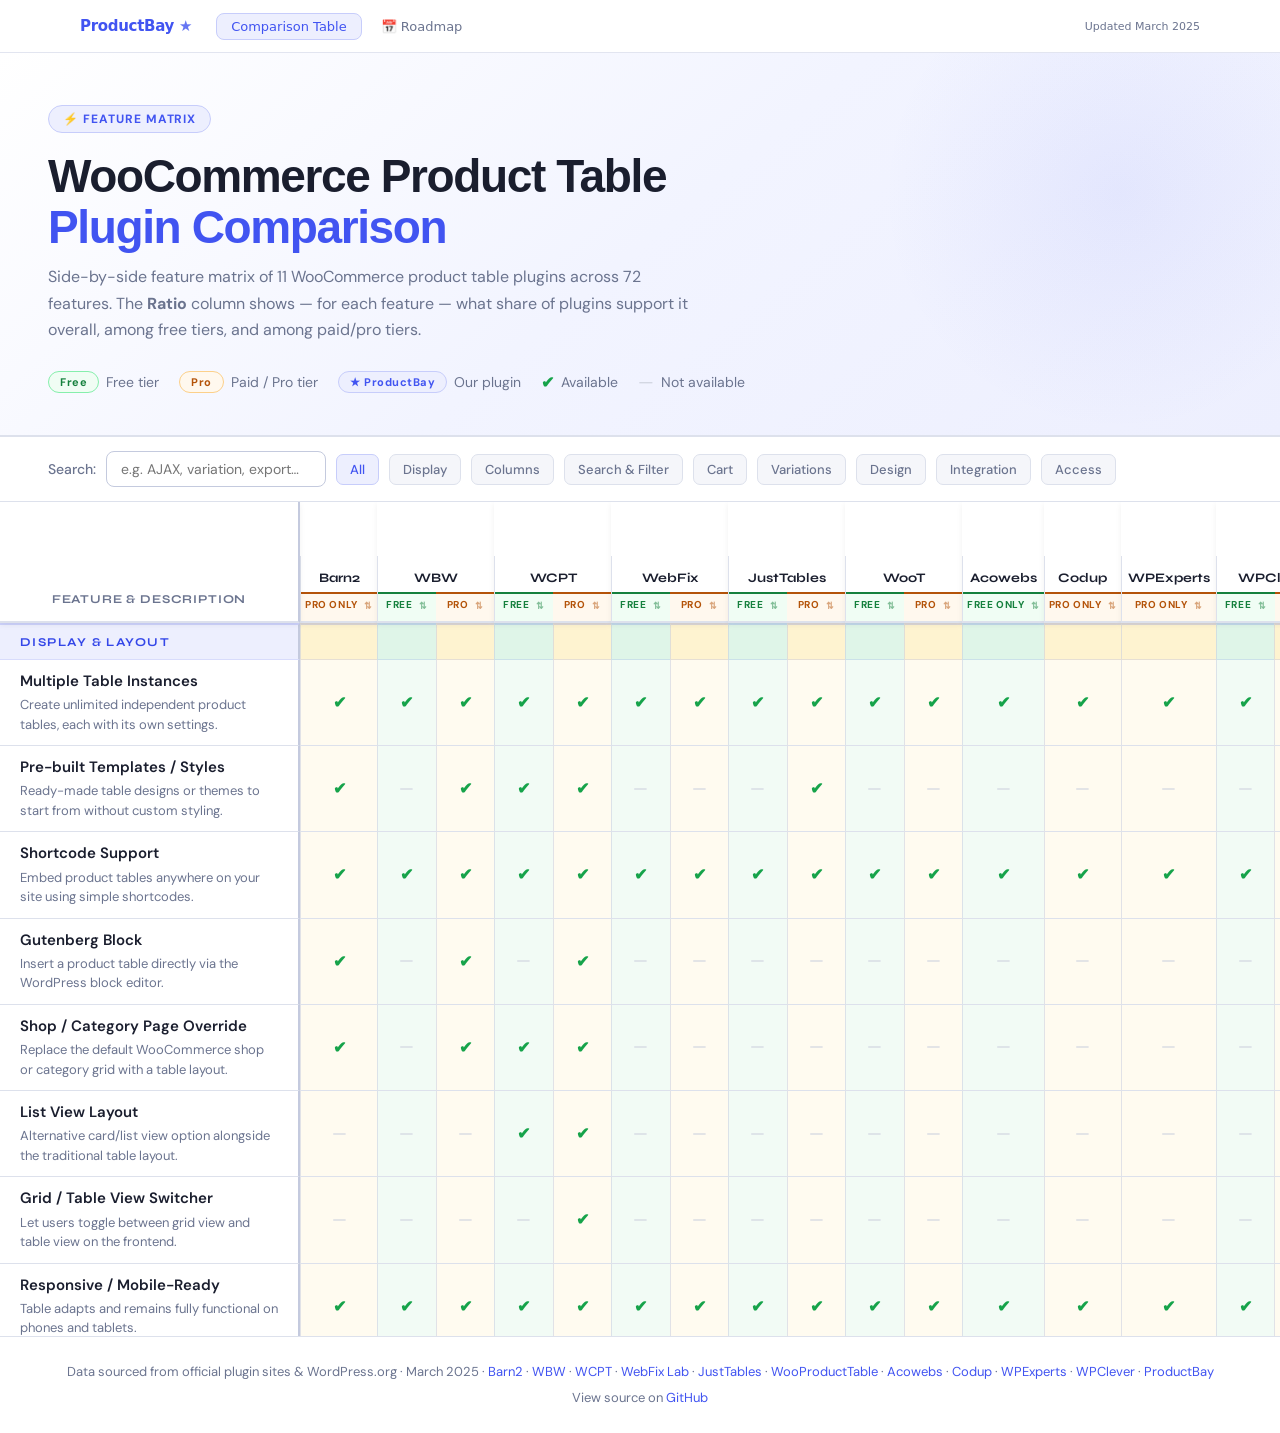
<file: index.html>
<!DOCTYPE html>
<html lang="en">
<head>
  <meta charset="UTF-8">
  <meta name="viewport" content="width=device-width, initial-scale=1.0">
  <title>WooCommerce Product Table Plugin Comparison</title>
  <link href="https://fonts.googleapis.com/css2?family=Syne:wght@400;600;700;800&family=DM+Sans:ital,opsz,wght@0,9..40,300;0,9..40,400;0,9..40,500;1,9..40,300&display=swap" rel="stylesheet">
  <link rel="stylesheet" href="styles.css">
</head>
<body>
<script src="nav.js"></script>

<!-- ── HERO ─────────────────────────────────────────────────────────────── -->
<div class="hero">
  <div class="hero-badge">⚡ Feature Matrix</div>
  <h1>WooCommerce Product Table<br><span>Plugin Comparison</span></h1>
  <p>
    Side-by-side feature matrix of 11 WooCommerce product table plugins across 72 features.
    The <strong>Ratio</strong> column shows — for each feature — what share of plugins support
    it overall, among free tiers, and among paid/pro tiers.
  </p>
  <div class="hero-meta">
    <div class="legend-item"><span class="pill free">Free</span> Free tier</div>
    <div class="legend-item"><span class="pill pro">Pro</span> Paid / Pro tier</div>
    <div class="legend-item"><span class="pill ours">★ ProductBay</span> Our plugin</div>
    <div class="legend-item"><span class="leg-check">✔</span> Available</div>
    <div class="legend-item"><span class="leg-dash">—</span> Not available</div>
  </div>
</div>

<!-- ── CONTROLS ──────────────────────────────────────────────────────────── -->
<div class="controls">
  <label>Search:</label>
  <input type="text" class="search-input" id="featureSearch" placeholder="e.g. AJAX, variation, export…">
  <button class="filter-btn active" data-filter="all">All</button>
  <button class="filter-btn" data-filter="Display &amp; Layout">Display</button>
  <button class="filter-btn" data-filter="Columns">Columns</button>
  <button class="filter-btn" data-filter="Search &amp; Filter">Search &amp; Filter</button>
  <button class="filter-btn" data-filter="Cart">Cart</button>
  <button class="filter-btn" data-filter="Variations">Variations</button>
  <button class="filter-btn" data-filter="Design">Design</button>
  <button class="filter-btn" data-filter="Integration">Integration</button>
  <button class="filter-btn" data-filter="Access">Access</button>
</div>

<!-- ── TABLE ─────────────────────────────────────────────────────────────── -->
<div class="table-wrapper">
  <table id="compTable">
    <thead>
      <tr>
        <!-- Sticky feature + description column -->
        <th class="col-feat">Feature &amp; Description</th>

        <!-- Barn2 — PRO only (col 0) -->
        <th colspan="1">
          <div class="plugin-hdr">
            <div class="plugin-name">Barn2</div>
            <div class="tier-strip">
              <span class="tier-cell proonly" data-sort-ci="0" style="width:100%">PRO only <span class="sort-icon">⇅</span></span>
            </div>
          </div>
        </th>

        <!-- WBW — Free (col 1) + Pro (col 2) -->
        <th colspan="2">
          <div class="plugin-hdr">
            <div class="plugin-name">WBW</div>
            <div class="tier-strip">
              <span class="tier-cell free"   data-sort-ci="1">Free <span class="sort-icon">⇅</span></span>
              <span class="tier-cell pro"    data-sort-ci="2">Pro  <span class="sort-icon">⇅</span></span>
            </div>
          </div>
        </th>

        <!-- WCPT — Free (col 3) + Pro (col 4) -->
        <th colspan="2">
          <div class="plugin-hdr">
            <div class="plugin-name">WCPT</div>
            <div class="tier-strip">
              <span class="tier-cell free"   data-sort-ci="3">Free <span class="sort-icon">⇅</span></span>
              <span class="tier-cell pro"    data-sort-ci="4">Pro  <span class="sort-icon">⇅</span></span>
            </div>
          </div>
        </th>

        <!-- WebFix — Free (col 5) + Pro (col 6) -->
        <th colspan="2">
          <div class="plugin-hdr">
            <div class="plugin-name">WebFix</div>
            <div class="tier-strip">
              <span class="tier-cell free"   data-sort-ci="5">Free <span class="sort-icon">⇅</span></span>
              <span class="tier-cell pro"    data-sort-ci="6">Pro  <span class="sort-icon">⇅</span></span>
            </div>
          </div>
        </th>

        <!-- JustTables — Free (col 7) + Pro (col 8) -->
        <th colspan="2">
          <div class="plugin-hdr">
            <div class="plugin-name">JustTables</div>
            <div class="tier-strip">
              <span class="tier-cell free"   data-sort-ci="7">Free <span class="sort-icon">⇅</span></span>
              <span class="tier-cell pro"    data-sort-ci="8">Pro  <span class="sort-icon">⇅</span></span>
            </div>
          </div>
        </th>

        <!-- WooT — Free (col 9) + Pro (col 10) -->
        <th colspan="2">
          <div class="plugin-hdr">
            <div class="plugin-name">WooT</div>
            <div class="tier-strip">
              <span class="tier-cell free"   data-sort-ci="9">Free  <span class="sort-icon">⇅</span></span>
              <span class="tier-cell pro"    data-sort-ci="10">Pro  <span class="sort-icon">⇅</span></span>
            </div>
          </div>
        </th>

        <!-- Acowebs — Free only (col 11) -->
        <th colspan="1">
          <div class="plugin-hdr">
            <div class="plugin-name">Acowebs</div>
            <div class="tier-strip">
              <span class="tier-cell freeonly" data-sort-ci="11" style="width:100%">Free only <span class="sort-icon">⇅</span></span>
            </div>
          </div>
        </th>

        <!-- Codup — PRO only (col 12) -->
        <th colspan="1">
          <div class="plugin-hdr">
            <div class="plugin-name">Codup</div>
            <div class="tier-strip">
              <span class="tier-cell proonly" data-sort-ci="12" style="width:100%">PRO only <span class="sort-icon">⇅</span></span>
            </div>
          </div>
        </th>

        <!-- WPExperts — PRO only (col 13) -->
        <th colspan="1">
          <div class="plugin-hdr">
            <div class="plugin-name">WPExperts</div>
            <div class="tier-strip">
              <span class="tier-cell proonly" data-sort-ci="13" style="width:100%">PRO only <span class="sort-icon">⇅</span></span>
            </div>
          </div>
        </th>

        <!-- WPClever — Free (col 14) + Pro (col 15) -->
        <th colspan="2">
          <div class="plugin-hdr">
            <div class="plugin-name">WPClever</div>
            <div class="tier-strip">
              <span class="tier-cell free"   data-sort-ci="14">Free <span class="sort-icon">⇅</span></span>
              <span class="tier-cell pro"    data-sort-ci="15">Pro  <span class="sort-icon">⇅</span></span>
            </div>
          </div>
        </th>

        <!-- ProductBay ★ — Free only (col 16) — OUR PLUGIN -->
        <th colspan="1" class="our-hdr">
          <div class="plugin-hdr">
            <div class="plugin-name">ProductBay ★</div>
            <div class="tier-strip">
              <span class="tier-cell ours" data-sort-ci="16" style="width:100%">Free <span class="sort-icon">⇅</span></span>
            </div>
          </div>
        </th>

        <!-- Support Ratio column -->
        <th class="ratio-th">
          <div class="ratio-th-inner">
            <div class="ratio-th-title">Support Ratio</div>
            <div class="ratio-th-sub">How many plugins support this feature</div>
            <div class="ratio-th-legend">
              <div class="rlp all"><span class="dot all"></span>All</div>
              <div class="rlp free"><span class="dot free"></span>Free</div>
              <div class="rlp pro"><span class="dot pro"></span>Pro</div>
            </div>
          </div>
          <div class="ratio-th-tiers">
            <div class="rtt all">All</div>
            <div class="rtt free">Free</div>
            <div class="rtt pro">Pro</div>
          </div>
        </th>
      </tr>
    </thead>
    <tbody id="tbody"></tbody>
  </table>
</div>

<!-- ── FOOTER ─────────────────────────────────────────────────────────────── -->
<div class="footer">
  Data sourced from official plugin sites &amp; WordPress.org · March 2025 ·
  <a href="https://barn2.com/wordpress-plugins/woocommerce-product-table/" target="_blank">Barn2</a> ·
  <a href="https://woobewoo.com/product-table-for-woocommerce-2/" target="_blank">WBW</a> ·
  <a href="https://wcproducttable.com/" target="_blank">WCPT</a> ·
  <a href="https://wordpress.org/plugins/multiple-products-to-cart-for-woocommerce/" target="_blank">WebFix Lab</a> ·
  <a href="https://wordpress.org/plugins/just-tables/" target="_blank">JustTables</a> ·
  <a href="https://wooproducttable.com/" target="_blank">WooProductTable</a> ·
  <a href="https://wordpress.org/plugins/product-table-for-woocommerce/" target="_blank">Acowebs</a> ·
  <a href="https://woocommerce.com/products/product-tables-for-woocommerce/" target="_blank">Codup</a> ·
  <a href="https://woocommerce.com/products/bulk-order-form-for-woocommerce/" target="_blank">WPExperts</a> ·
  <a href="https://wordpress.org/plugins/wpc-product-table/" target="_blank">WPClever</a> ·
  <a href="https://wordpress.org/plugins/productbay/" target="_blank">ProductBay</a>

  <p>View source on <a href="https://github.com/forhadkhan/ptpfc" target="_blank">GitHub</a></p>
</div>

<!-- data.js must load before main.js -->
<script src="data.js"></script>
<script src="main.js"></script>
</body>
</html>
</file>
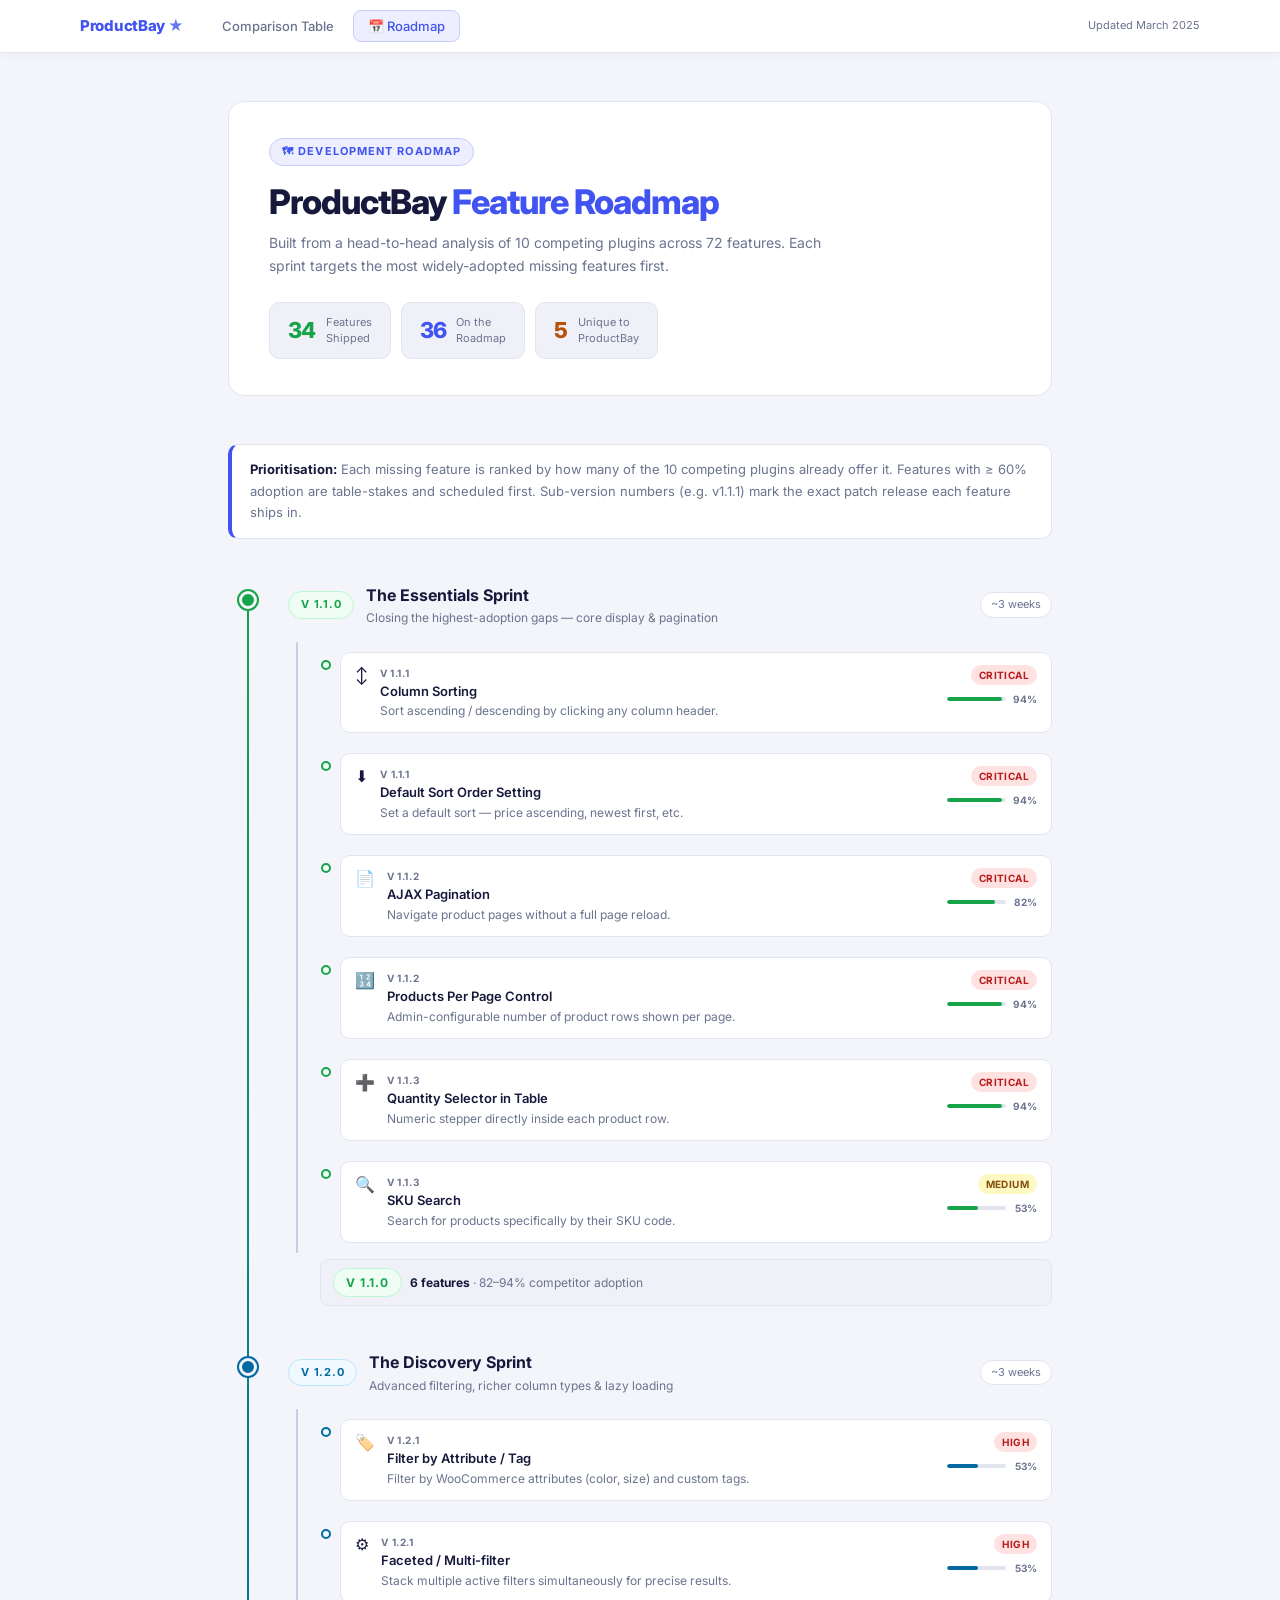
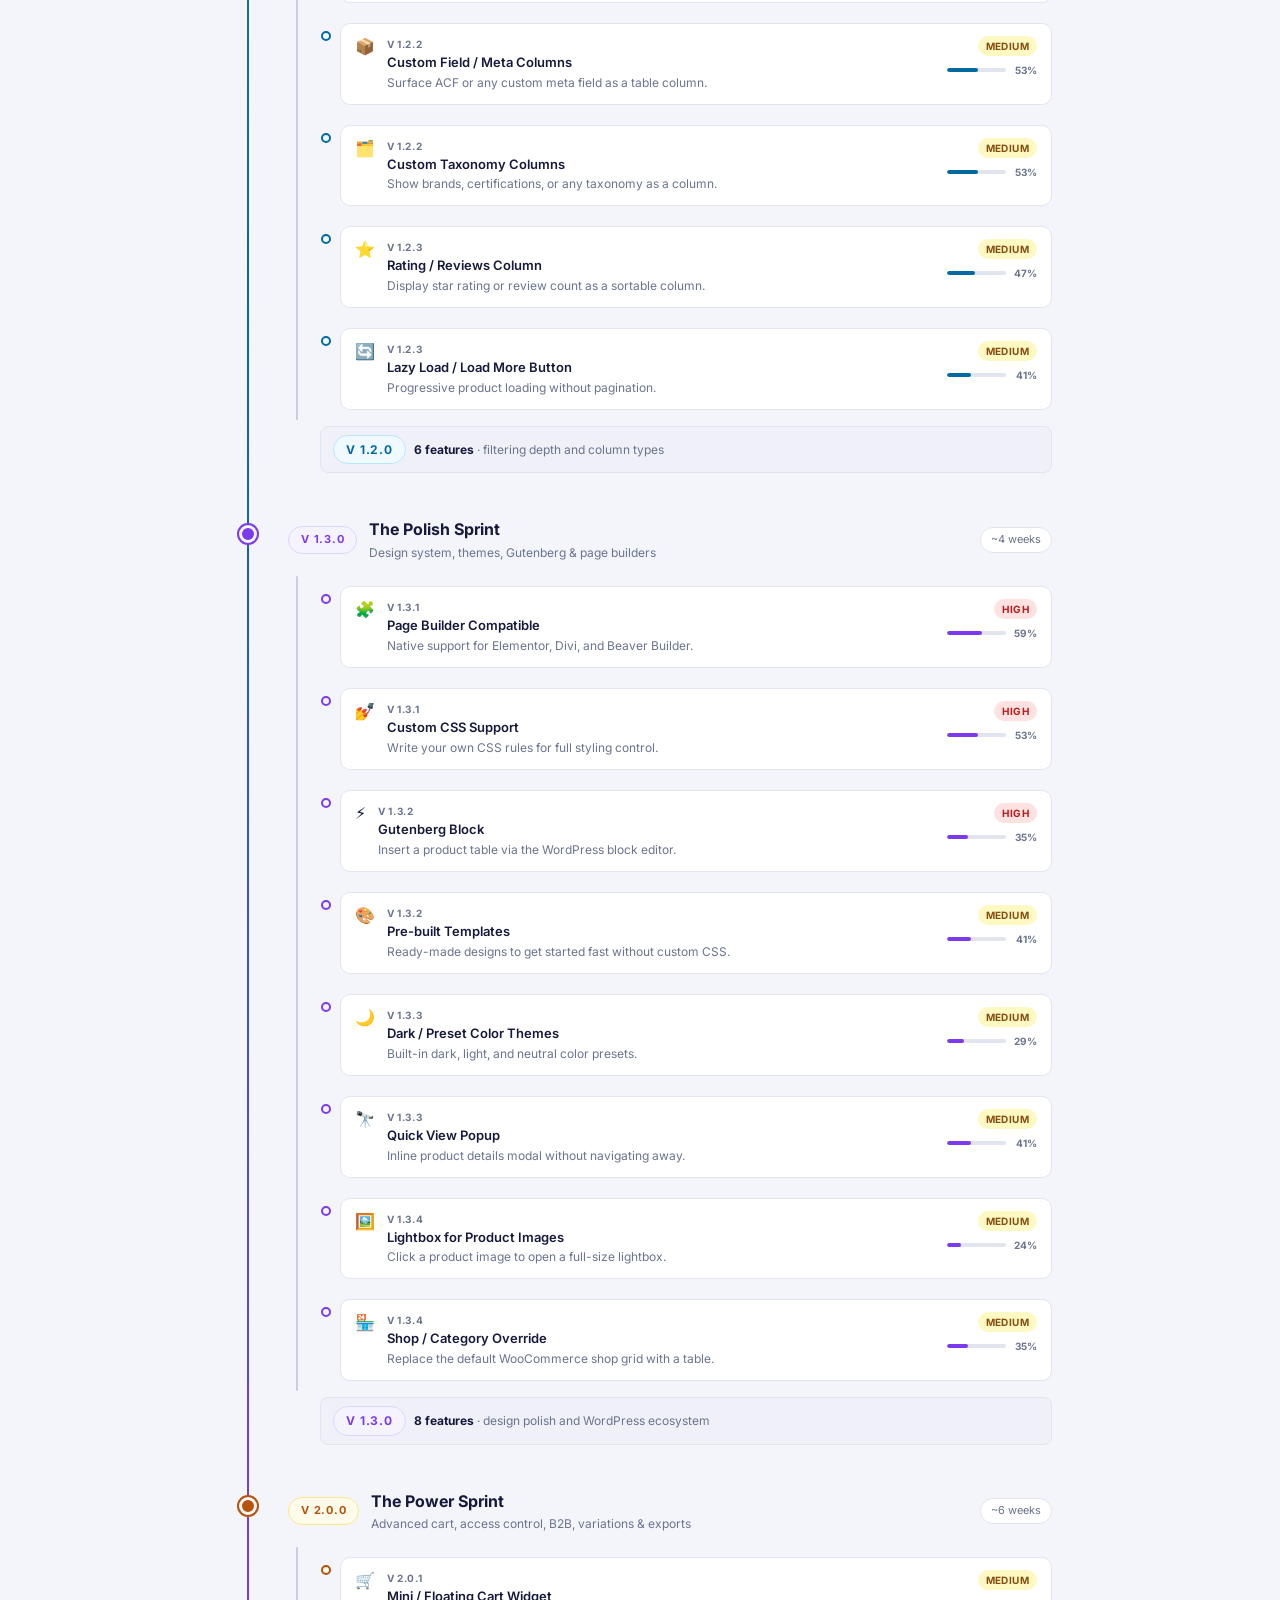
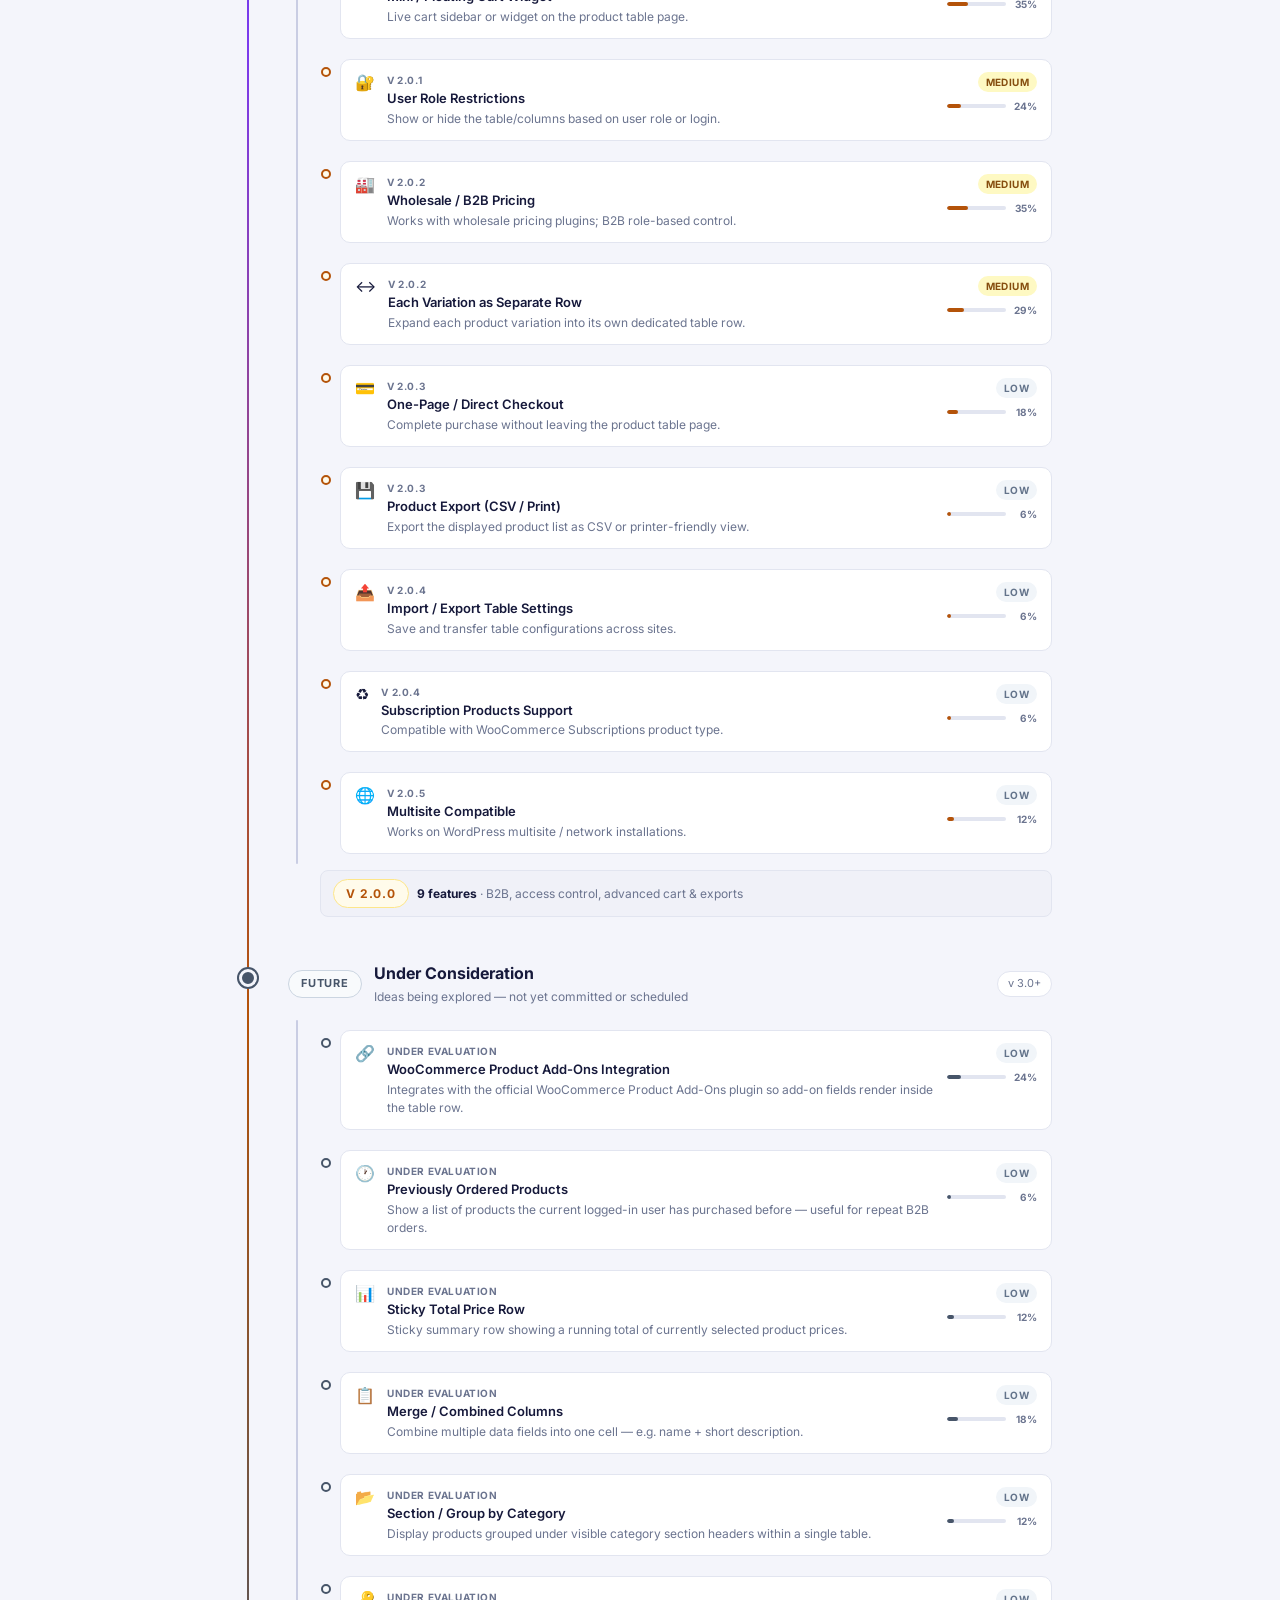
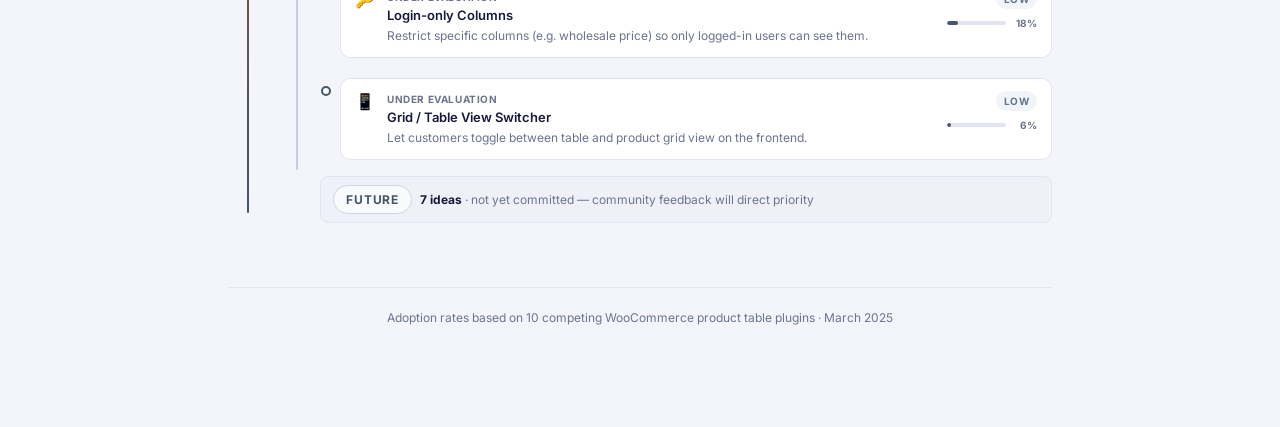
<file: roadmap.html>
<!DOCTYPE html>
<html lang="en">
<head>
  <meta charset="UTF-8">
  <meta name="viewport" content="width=device-width, initial-scale=1.0">
  <title>ProductBay — Development Roadmap</title>
  <link href="https://fonts.googleapis.com/css2?family=Inter:wght@300;400;500;600;700;800&display=swap" rel="stylesheet">
  <style>
    /* ── TOKENS ────────────────────────────────────────────────────── */
    :root {
      --bg:         #f4f5fb;
      --surface:    #ffffff;
      --surface2:   #f0f1f8;
      --border:     #e2e5f0;
      --border2:    #c9cde3;
      --text:       #16193b;
      --muted:      #6b748f;
      --accent:     #4154f1;
      --accent-bg:  #edeffe;
      --accent-mid: #c7cdfb;

      --v1: #16a34a; --v1-bg: #f0fdf4; --v1-border: #bbf7d0;
      --v2: #0369a1; --v2-bg: #f0f9ff; --v2-border: #bae6fd;
      --v3: #7c3aed; --v3-bg: #f5f3ff; --v3-border: #ddd6fe;
      --v4: #b45309; --v4-bg: #fffbeb; --v4-border: #fde68a;
      --vf: #475569; --vf-bg: #f8fafc; --vf-border: #cbd5e1;

      --f: 'Inter', system-ui, -apple-system, sans-serif;

      /* timeline geometry */
      --tl-pad: 60px;   /* left padding of whole timeline */
      --tl-x:   20px;   /* center x of the main rule (from left edge) */
      --sub-x:  42px;   /* center x of sub-dot (absolute, from timeline left) */
    }

    *, *::before, *::after { box-sizing: border-box; margin: 0; padding: 0; }

    body {
      font-family: var(--f);
      background: var(--bg);
      color: var(--text);
      font-size: 14px;
      line-height: 1.6;
    }

    /* ── PAGE ──────────────────────────────────────────────────────── */
    .page { max-width: 880px; margin: 0 auto; padding: 48px 28px 100px; }

    /* ── HERO ──────────────────────────────────────────────────────── */
    .hero {
      background: var(--surface);
      border: 1px solid var(--border);
      border-radius: 16px;
      padding: 36px 40px;
      margin-bottom: 48px;
    }
    .hero-eyebrow {
      display: inline-flex; align-items: center; gap: 6px;
      font-size: 11px; font-weight: 700; letter-spacing: .1em;
      text-transform: uppercase; color: var(--accent);
      background: var(--accent-bg); border: 1px solid var(--accent-mid);
      padding: 4px 12px; border-radius: 100px; margin-bottom: 16px;
    }
    .hero h1 {
      font-size: clamp(22px, 4vw, 34px); font-weight: 800;
      letter-spacing: -.03em; color: var(--text);
      margin-bottom: 10px; line-height: 1.15;
    }
    .hero h1 em { font-style: normal; color: var(--accent); }
    .hero p {
      color: var(--muted); font-size: 14px;
      max-width: 560px; line-height: 1.7; margin-bottom: 24px;
    }
    .stats { display: flex; flex-wrap: wrap; gap: 10px; }
    .stat {
      background: var(--surface2); border: 1px solid var(--border);
      border-radius: 10px; padding: 10px 18px;
      display: flex; align-items: center; gap: 10px;
    }
    .stat-num { font-size: 22px; font-weight: 800; letter-spacing: -.03em; }
    .stat-num.g { color: var(--v1); }
    .stat-num.b { color: var(--accent); }
    .stat-num.o { color: var(--v4); }
    .stat-lbl { font-size: 11px; color: var(--muted); line-height: 1.4; }

    /* ── CALLOUT ───────────────────────────────────────────────────── */
    .callout {
      background: var(--surface); border: 1px solid var(--border);
      border-left: 4px solid var(--accent);
      border-radius: 10px; padding: 14px 18px;
      font-size: 13px; color: var(--muted); line-height: 1.65;
      margin-bottom: 44px;
    }
    .callout strong { color: var(--text); }

    /* ══════════════════════════════════════════════════════════════
       TIMELINE
    ══════════════════════════════════════════════════════════════ */
    .timeline {
      position: relative;
      padding-left: var(--tl-pad);
    }

    /* main vertical rule */
    .timeline::before {
      content: '';
      position: absolute;
      left: calc(var(--tl-x) - 1px); /* center of main dot */
      top: 10px; bottom: 10px;
      width: 2px;
      background: linear-gradient(to bottom,
        var(--v1) 0%, var(--v2) 30%,
        var(--v3) 60%, var(--v4) 82%,
        var(--vf) 100%);
      border-radius: 2px;
    }

    /* ── VERSION GROUP ─────────────────────────────────────────── */
    .tl-group { margin-bottom: 44px; position: relative; }

    /* big dot for the version */
    .tl-major-dot {
      position: absolute;
      left: calc(-1 * var(--tl-pad) + var(--tl-x) - 9px);
      top: 8px;
      width: 18px; height: 18px; border-radius: 50%;
      border: 3px solid var(--bg);
      z-index: 2;
    }
    .tl-major-dot.v1 { background: var(--v1); box-shadow: 0 0 0 2px var(--v1); }
    .tl-major-dot.v2 { background: var(--v2); box-shadow: 0 0 0 2px var(--v2); }
    .tl-major-dot.v3 { background: var(--v3); box-shadow: 0 0 0 2px var(--v3); }
    .tl-major-dot.v4 { background: var(--v4); box-shadow: 0 0 0 2px var(--v4); }
    .tl-major-dot.vf { background: var(--vf); box-shadow: 0 0 0 2px var(--vf); }

    /* version label row */
    .tl-version-label {
      display: flex; align-items: center; gap: 12px;
      margin-bottom: 14px; flex-wrap: wrap;
    }
    .version-tag {
      font-size: 11px; font-weight: 700; letter-spacing: .07em;
      text-transform: uppercase; padding: 4px 12px;
      border-radius: 100px; border: 1.5px solid; white-space: nowrap;
    }
    .version-tag.v1 { color: var(--v1); background: var(--v1-bg); border-color: var(--v1-border); }
    .version-tag.v2 { color: var(--v2); background: var(--v2-bg); border-color: var(--v2-border); }
    .version-tag.v3 { color: var(--v3); background: var(--v3-bg); border-color: var(--v3-border); }
    .version-tag.v4 { color: var(--v4); background: var(--v4-bg); border-color: var(--v4-border); }
    .version-tag.vf { color: var(--vf); background: var(--vf-bg); border-color: var(--vf-border); }

    .tl-version-title { font-size: 16px; font-weight: 700; color: var(--text); }
    .tl-version-sub   { font-size: 12px; color: var(--muted); }
    .tl-version-dur {
      margin-left: auto; font-size: 11px; color: var(--muted);
      background: var(--surface); border: 1px solid var(--border);
      padding: 3px 10px; border-radius: 100px; white-space: nowrap;
    }

    /* ── SUB-ITEMS (features) ─────────────────────────────────── */
    .tl-items {
      position: relative;
      padding-left: 32px; /* offset from group left (which is already indented) */
      display: flex; flex-direction: column; gap: 0;
    }

    /* vertical connector from version dot down through all items */
    .tl-items::before {
      content: '';
      position: absolute;
      left: 8px; /* center of sub-dot */
      top: 0; bottom: 0;
      width: 1.5px;
      background: var(--border2);
      border-radius: 2px;
    }

    .tl-item {
      position: relative;
      padding: 10px 0 10px 20px;
    }

    /* small dot for each feature */
    .tl-item::before {
      content: '';
      position: absolute;
      left: 1px; top: 18px;
      width: 10px; height: 10px;
      border-radius: 50%;
      background: var(--surface);
      border: 2px solid var(--border2);
      z-index: 1;
    }
    .tl-item.v1::before { border-color: var(--v1); background: var(--v1-bg); }
    .tl-item.v2::before { border-color: var(--v2); background: var(--v2-bg); }
    .tl-item.v3::before { border-color: var(--v3); background: var(--v3-bg); }
    .tl-item.v4::before { border-color: var(--v4); background: var(--v4-bg); }
    .tl-item.vf::before { border-color: var(--vf); background: var(--vf-bg); }

    /* card inside each item */
    .tl-card {
      background: var(--surface);
      border: 1px solid var(--border);
      border-radius: 10px;
      padding: 12px 14px;
      display: flex; align-items: flex-start; gap: 12px;
      transition: box-shadow .15s, transform .15s;
    }
    .tl-card:hover {
      box-shadow: 0 3px 14px rgba(65,84,241,.07);
      transform: translateY(-1px);
    }

    .tl-icon { font-size: 16px; flex-shrink: 0; line-height: 1; margin-top: 2px; }

    .tl-body { flex: 1; min-width: 0; }
    .tl-sub-ver {
      font-size: 10px; font-weight: 700; letter-spacing: .06em;
      text-transform: uppercase; color: var(--muted); margin-bottom: 2px;
    }
    .tl-name { font-size: 13px; font-weight: 600; color: var(--text); line-height: 1.3; }
    .tl-desc { font-size: 12px; color: var(--muted); margin-top: 3px; line-height: 1.5; }

    .tl-meta { display: flex; flex-direction: column; align-items: flex-end; gap: 6px; flex-shrink: 0; }

    .priority {
      font-size: 10px; font-weight: 700; letter-spacing: .04em;
      text-transform: uppercase; padding: 2px 8px; border-radius: 100px;
    }
    .priority.high { background: #fee2e2; color: #b91c1c; }
    .priority.med  { background: #fef9c3; color: #854d0e; }
    .priority.low  { background: #f1f5f9; color: #64748b; }

    .adoption-wrap { display: flex; align-items: center; gap: 5px; width: 90px; }
    .adoption-track {
      flex: 1; height: 4px; background: var(--border);
      border-radius: 100px; overflow: hidden;
    }
    .adoption-fill { height: 100%; border-radius: 100px; }
    .adoption-fill.v1 { background: var(--v1); }
    .adoption-fill.v2 { background: var(--v2); }
    .adoption-fill.v3 { background: var(--v3); }
    .adoption-fill.v4 { background: var(--v4); }
    .adoption-fill.vf { background: var(--vf); }
    .adoption-pct { font-size: 10px; font-weight: 700; color: var(--muted); width: 26px; text-align: right; flex-shrink:0; }

    /* ── FUTURE SECTION ─────────────────────────────────────────── */
    .future-label {
      display: flex; align-items: center; gap: 10px;
      font-size: 11px; font-weight: 700; letter-spacing: .08em;
      text-transform: uppercase; color: var(--vf);
      margin-bottom: 6px;
    }
    .future-label::after {
      content: ''; flex: 1; height: 1px; background: var(--border);
    }

    /* ── GROUP FOOTER ───────────────────────────────────────────── */
    .tl-group-footer {
      display: flex; align-items: center; gap: 8px; flex-wrap: wrap;
      margin-top: 6px; padding: 8px 12px;
      background: var(--surface2); border: 1px solid var(--border);
      border-radius: 8px; margin-left: 32px;
    }
    .tl-group-footer span { font-size: 12px; color: var(--muted); }
    .tl-group-footer strong { color: var(--text); }

    /* ── PAGE FOOTER ────────────────────────────────────────────── */
    .page-footer {
      margin-top: 64px; padding-top: 20px;
      border-top: 1px solid var(--border);
      text-align: center; font-size: 12px; color: var(--muted);
    }
    .page-footer a { color: var(--accent); text-decoration: none; }
    .page-footer a:hover { text-decoration: underline; }

    @media (max-width: 600px) {
      .page { padding: 28px 16px 80px; }
      .hero { padding: 24px; }
      .tl-meta { display: none; }
    }
  </style>
</head>
<body>
<script src="nav.js"></script>

<div class="page">

  <!-- HERO -->
  <div class="hero">
    <div class="hero-eyebrow">🗺 Development Roadmap</div>
    <h1>ProductBay <em>Feature Roadmap</em></h1>
    <p>Built from a head-to-head analysis of 10 competing plugins across 72 features. Each sprint targets the most widely-adopted missing features first.</p>
    <div class="stats">
      <div class="stat"><span class="stat-num g">34</span><div class="stat-lbl">Features<br>Shipped</div></div>
      <div class="stat"><span class="stat-num b">36</span><div class="stat-lbl">On the<br>Roadmap</div></div>
      <div class="stat"><span class="stat-num o">5</span><div class="stat-lbl">Unique to<br>ProductBay</div></div>
    </div>
  </div>

  <!-- METHODOLOGY -->
  <div class="callout">
    <strong>Prioritisation:</strong> Each missing feature is ranked by how many of the 10 competing plugins already offer it. Features with ≥ 60% adoption are table-stakes and scheduled first. Sub-version numbers (e.g. v1.1.1) mark the exact patch release each feature ships in.
  </div>

  <!-- TIMELINE -->
  <div class="timeline">

    <!-- ══════════════════ v1.1.0 ══════════════════ -->
    <div class="tl-group">
      <div class="tl-major-dot v1"></div>
      <div class="tl-version-label">
        <span class="version-tag v1">v 1.1.0</span>
        <div>
          <div class="tl-version-title">The Essentials Sprint</div>
          <div class="tl-version-sub">Closing the highest-adoption gaps — core display &amp; pagination</div>
        </div>
        <span class="tl-version-dur">~3 weeks</span>
      </div>
      <div class="tl-items">

        <div class="tl-item v1">
          <div class="tl-card">
            <span class="tl-icon">↕️</span>
            <div class="tl-body">
              <div class="tl-sub-ver">v 1.1.1</div>
              <div class="tl-name">Column Sorting</div>
              <div class="tl-desc">Sort ascending / descending by clicking any column header.</div>
            </div>
            <div class="tl-meta">
              <span class="priority high">Critical</span>
              <div class="adoption-wrap">
                <div class="adoption-track"><div class="adoption-fill v1" style="width:94%"></div></div>
                <span class="adoption-pct">94%</span>
              </div>
            </div>
          </div>
        </div>

        <div class="tl-item v1">
          <div class="tl-card">
            <span class="tl-icon">⬇️</span>
            <div class="tl-body">
              <div class="tl-sub-ver">v 1.1.1</div>
              <div class="tl-name">Default Sort Order Setting</div>
              <div class="tl-desc">Set a default sort — price ascending, newest first, etc.</div>
            </div>
            <div class="tl-meta">
              <span class="priority high">Critical</span>
              <div class="adoption-wrap">
                <div class="adoption-track"><div class="adoption-fill v1" style="width:94%"></div></div>
                <span class="adoption-pct">94%</span>
              </div>
            </div>
          </div>
        </div>

        <div class="tl-item v1">
          <div class="tl-card">
            <span class="tl-icon">📄</span>
            <div class="tl-body">
              <div class="tl-sub-ver">v 1.1.2</div>
              <div class="tl-name">AJAX Pagination</div>
              <div class="tl-desc">Navigate product pages without a full page reload.</div>
            </div>
            <div class="tl-meta">
              <span class="priority high">Critical</span>
              <div class="adoption-wrap">
                <div class="adoption-track"><div class="adoption-fill v1" style="width:82%"></div></div>
                <span class="adoption-pct">82%</span>
              </div>
            </div>
          </div>
        </div>

        <div class="tl-item v1">
          <div class="tl-card">
            <span class="tl-icon">🔢</span>
            <div class="tl-body">
              <div class="tl-sub-ver">v 1.1.2</div>
              <div class="tl-name">Products Per Page Control</div>
              <div class="tl-desc">Admin-configurable number of product rows shown per page.</div>
            </div>
            <div class="tl-meta">
              <span class="priority high">Critical</span>
              <div class="adoption-wrap">
                <div class="adoption-track"><div class="adoption-fill v1" style="width:94%"></div></div>
                <span class="adoption-pct">94%</span>
              </div>
            </div>
          </div>
        </div>

        <div class="tl-item v1">
          <div class="tl-card">
            <span class="tl-icon">➕</span>
            <div class="tl-body">
              <div class="tl-sub-ver">v 1.1.3</div>
              <div class="tl-name">Quantity Selector in Table</div>
              <div class="tl-desc">Numeric stepper directly inside each product row.</div>
            </div>
            <div class="tl-meta">
              <span class="priority high">Critical</span>
              <div class="adoption-wrap">
                <div class="adoption-track"><div class="adoption-fill v1" style="width:94%"></div></div>
                <span class="adoption-pct">94%</span>
              </div>
            </div>
          </div>
        </div>

        <div class="tl-item v1">
          <div class="tl-card">
            <span class="tl-icon">🔍</span>
            <div class="tl-body">
              <div class="tl-sub-ver">v 1.1.3</div>
              <div class="tl-name">SKU Search</div>
              <div class="tl-desc">Search for products specifically by their SKU code.</div>
            </div>
            <div class="tl-meta">
              <span class="priority med">Medium</span>
              <div class="adoption-wrap">
                <div class="adoption-track"><div class="adoption-fill v1" style="width:53%"></div></div>
                <span class="adoption-pct">53%</span>
              </div>
            </div>
          </div>
        </div>

      </div>
      <div class="tl-group-footer">
        <span class="version-tag v1">v 1.1.0</span>
        <span><strong>6 features</strong> · 82–94% competitor adoption</span>
      </div>
    </div><!-- /v1.1.0 -->


    <!-- ══════════════════ v1.2.0 ══════════════════ -->
    <div class="tl-group">
      <div class="tl-major-dot v2"></div>
      <div class="tl-version-label">
        <span class="version-tag v2">v 1.2.0</span>
        <div>
          <div class="tl-version-title">The Discovery Sprint</div>
          <div class="tl-version-sub">Advanced filtering, richer column types &amp; lazy loading</div>
        </div>
        <span class="tl-version-dur">~3 weeks</span>
      </div>
      <div class="tl-items">

        <div class="tl-item v2">
          <div class="tl-card">
            <span class="tl-icon">🏷️</span>
            <div class="tl-body">
              <div class="tl-sub-ver">v 1.2.1</div>
              <div class="tl-name">Filter by Attribute / Tag</div>
              <div class="tl-desc">Filter by WooCommerce attributes (color, size) and custom tags.</div>
            </div>
            <div class="tl-meta">
              <span class="priority high">High</span>
              <div class="adoption-wrap">
                <div class="adoption-track"><div class="adoption-fill v2" style="width:53%"></div></div>
                <span class="adoption-pct">53%</span>
              </div>
            </div>
          </div>
        </div>

        <div class="tl-item v2">
          <div class="tl-card">
            <span class="tl-icon">⚙️</span>
            <div class="tl-body">
              <div class="tl-sub-ver">v 1.2.1</div>
              <div class="tl-name">Faceted / Multi-filter</div>
              <div class="tl-desc">Stack multiple active filters simultaneously for precise results.</div>
            </div>
            <div class="tl-meta">
              <span class="priority high">High</span>
              <div class="adoption-wrap">
                <div class="adoption-track"><div class="adoption-fill v2" style="width:53%"></div></div>
                <span class="adoption-pct">53%</span>
              </div>
            </div>
          </div>
        </div>

        <div class="tl-item v2">
          <div class="tl-card">
            <span class="tl-icon">📦</span>
            <div class="tl-body">
              <div class="tl-sub-ver">v 1.2.2</div>
              <div class="tl-name">Custom Field / Meta Columns</div>
              <div class="tl-desc">Surface ACF or any custom meta field as a table column.</div>
            </div>
            <div class="tl-meta">
              <span class="priority med">Medium</span>
              <div class="adoption-wrap">
                <div class="adoption-track"><div class="adoption-fill v2" style="width:53%"></div></div>
                <span class="adoption-pct">53%</span>
              </div>
            </div>
          </div>
        </div>

        <div class="tl-item v2">
          <div class="tl-card">
            <span class="tl-icon">🗂️</span>
            <div class="tl-body">
              <div class="tl-sub-ver">v 1.2.2</div>
              <div class="tl-name">Custom Taxonomy Columns</div>
              <div class="tl-desc">Show brands, certifications, or any taxonomy as a column.</div>
            </div>
            <div class="tl-meta">
              <span class="priority med">Medium</span>
              <div class="adoption-wrap">
                <div class="adoption-track"><div class="adoption-fill v2" style="width:53%"></div></div>
                <span class="adoption-pct">53%</span>
              </div>
            </div>
          </div>
        </div>

        <div class="tl-item v2">
          <div class="tl-card">
            <span class="tl-icon">⭐</span>
            <div class="tl-body">
              <div class="tl-sub-ver">v 1.2.3</div>
              <div class="tl-name">Rating / Reviews Column</div>
              <div class="tl-desc">Display star rating or review count as a sortable column.</div>
            </div>
            <div class="tl-meta">
              <span class="priority med">Medium</span>
              <div class="adoption-wrap">
                <div class="adoption-track"><div class="adoption-fill v2" style="width:47%"></div></div>
                <span class="adoption-pct">47%</span>
              </div>
            </div>
          </div>
        </div>

        <div class="tl-item v2">
          <div class="tl-card">
            <span class="tl-icon">🔄</span>
            <div class="tl-body">
              <div class="tl-sub-ver">v 1.2.3</div>
              <div class="tl-name">Lazy Load / Load More Button</div>
              <div class="tl-desc">Progressive product loading without pagination.</div>
            </div>
            <div class="tl-meta">
              <span class="priority med">Medium</span>
              <div class="adoption-wrap">
                <div class="adoption-track"><div class="adoption-fill v2" style="width:41%"></div></div>
                <span class="adoption-pct">41%</span>
              </div>
            </div>
          </div>
        </div>

      </div>
      <div class="tl-group-footer">
        <span class="version-tag v2">v 1.2.0</span>
        <span><strong>6 features</strong> · filtering depth and column types</span>
      </div>
    </div><!-- /v1.2.0 -->


    <!-- ══════════════════ v1.3.0 ══════════════════ -->
    <div class="tl-group">
      <div class="tl-major-dot v3"></div>
      <div class="tl-version-label">
        <span class="version-tag v3">v 1.3.0</span>
        <div>
          <div class="tl-version-title">The Polish Sprint</div>
          <div class="tl-version-sub">Design system, themes, Gutenberg &amp; page builders</div>
        </div>
        <span class="tl-version-dur">~4 weeks</span>
      </div>
      <div class="tl-items">

        <div class="tl-item v3">
          <div class="tl-card">
            <span class="tl-icon">🧩</span>
            <div class="tl-body">
              <div class="tl-sub-ver">v 1.3.1</div>
              <div class="tl-name">Page Builder Compatible</div>
              <div class="tl-desc">Native support for Elementor, Divi, and Beaver Builder.</div>
            </div>
            <div class="tl-meta">
              <span class="priority high">High</span>
              <div class="adoption-wrap">
                <div class="adoption-track"><div class="adoption-fill v3" style="width:59%"></div></div>
                <span class="adoption-pct">59%</span>
              </div>
            </div>
          </div>
        </div>

        <div class="tl-item v3">
          <div class="tl-card">
            <span class="tl-icon">💅</span>
            <div class="tl-body">
              <div class="tl-sub-ver">v 1.3.1</div>
              <div class="tl-name">Custom CSS Support</div>
              <div class="tl-desc">Write your own CSS rules for full styling control.</div>
            </div>
            <div class="tl-meta">
              <span class="priority high">High</span>
              <div class="adoption-wrap">
                <div class="adoption-track"><div class="adoption-fill v3" style="width:53%"></div></div>
                <span class="adoption-pct">53%</span>
              </div>
            </div>
          </div>
        </div>

        <div class="tl-item v3">
          <div class="tl-card">
            <span class="tl-icon">⚡</span>
            <div class="tl-body">
              <div class="tl-sub-ver">v 1.3.2</div>
              <div class="tl-name">Gutenberg Block</div>
              <div class="tl-desc">Insert a product table via the WordPress block editor.</div>
            </div>
            <div class="tl-meta">
              <span class="priority high">High</span>
              <div class="adoption-wrap">
                <div class="adoption-track"><div class="adoption-fill v3" style="width:35%"></div></div>
                <span class="adoption-pct">35%</span>
              </div>
            </div>
          </div>
        </div>

        <div class="tl-item v3">
          <div class="tl-card">
            <span class="tl-icon">🎨</span>
            <div class="tl-body">
              <div class="tl-sub-ver">v 1.3.2</div>
              <div class="tl-name">Pre-built Templates</div>
              <div class="tl-desc">Ready-made designs to get started fast without custom CSS.</div>
            </div>
            <div class="tl-meta">
              <span class="priority med">Medium</span>
              <div class="adoption-wrap">
                <div class="adoption-track"><div class="adoption-fill v3" style="width:41%"></div></div>
                <span class="adoption-pct">41%</span>
              </div>
            </div>
          </div>
        </div>

        <div class="tl-item v3">
          <div class="tl-card">
            <span class="tl-icon">🌙</span>
            <div class="tl-body">
              <div class="tl-sub-ver">v 1.3.3</div>
              <div class="tl-name">Dark / Preset Color Themes</div>
              <div class="tl-desc">Built-in dark, light, and neutral color presets.</div>
            </div>
            <div class="tl-meta">
              <span class="priority med">Medium</span>
              <div class="adoption-wrap">
                <div class="adoption-track"><div class="adoption-fill v3" style="width:29%"></div></div>
                <span class="adoption-pct">29%</span>
              </div>
            </div>
          </div>
        </div>

        <div class="tl-item v3">
          <div class="tl-card">
            <span class="tl-icon">🔭</span>
            <div class="tl-body">
              <div class="tl-sub-ver">v 1.3.3</div>
              <div class="tl-name">Quick View Popup</div>
              <div class="tl-desc">Inline product details modal without navigating away.</div>
            </div>
            <div class="tl-meta">
              <span class="priority med">Medium</span>
              <div class="adoption-wrap">
                <div class="adoption-track"><div class="adoption-fill v3" style="width:41%"></div></div>
                <span class="adoption-pct">41%</span>
              </div>
            </div>
          </div>
        </div>

        <div class="tl-item v3">
          <div class="tl-card">
            <span class="tl-icon">🖼️</span>
            <div class="tl-body">
              <div class="tl-sub-ver">v 1.3.4</div>
              <div class="tl-name">Lightbox for Product Images</div>
              <div class="tl-desc">Click a product image to open a full-size lightbox.</div>
            </div>
            <div class="tl-meta">
              <span class="priority med">Medium</span>
              <div class="adoption-wrap">
                <div class="adoption-track"><div class="adoption-fill v3" style="width:24%"></div></div>
                <span class="adoption-pct">24%</span>
              </div>
            </div>
          </div>
        </div>

        <div class="tl-item v3">
          <div class="tl-card">
            <span class="tl-icon">🏪</span>
            <div class="tl-body">
              <div class="tl-sub-ver">v 1.3.4</div>
              <div class="tl-name">Shop / Category Override</div>
              <div class="tl-desc">Replace the default WooCommerce shop grid with a table.</div>
            </div>
            <div class="tl-meta">
              <span class="priority med">Medium</span>
              <div class="adoption-wrap">
                <div class="adoption-track"><div class="adoption-fill v3" style="width:35%"></div></div>
                <span class="adoption-pct">35%</span>
              </div>
            </div>
          </div>
        </div>

      </div>
      <div class="tl-group-footer">
        <span class="version-tag v3">v 1.3.0</span>
        <span><strong>8 features</strong> · design polish and WordPress ecosystem</span>
      </div>
    </div><!-- /v1.3.0 -->


    <!-- ══════════════════ v2.0.0 ══════════════════ -->
    <div class="tl-group">
      <div class="tl-major-dot v4"></div>
      <div class="tl-version-label">
        <span class="version-tag v4">v 2.0.0</span>
        <div>
          <div class="tl-version-title">The Power Sprint</div>
          <div class="tl-version-sub">Advanced cart, access control, B2B, variations &amp; exports</div>
        </div>
        <span class="tl-version-dur">~6 weeks</span>
      </div>
      <div class="tl-items">

        <div class="tl-item v4">
          <div class="tl-card">
            <span class="tl-icon">🛒</span>
            <div class="tl-body">
              <div class="tl-sub-ver">v 2.0.1</div>
              <div class="tl-name">Mini / Floating Cart Widget</div>
              <div class="tl-desc">Live cart sidebar or widget on the product table page.</div>
            </div>
            <div class="tl-meta">
              <span class="priority med">Medium</span>
              <div class="adoption-wrap">
                <div class="adoption-track"><div class="adoption-fill v4" style="width:35%"></div></div>
                <span class="adoption-pct">35%</span>
              </div>
            </div>
          </div>
        </div>

        <div class="tl-item v4">
          <div class="tl-card">
            <span class="tl-icon">🔐</span>
            <div class="tl-body">
              <div class="tl-sub-ver">v 2.0.1</div>
              <div class="tl-name">User Role Restrictions</div>
              <div class="tl-desc">Show or hide the table/columns based on user role or login.</div>
            </div>
            <div class="tl-meta">
              <span class="priority med">Medium</span>
              <div class="adoption-wrap">
                <div class="adoption-track"><div class="adoption-fill v4" style="width:24%"></div></div>
                <span class="adoption-pct">24%</span>
              </div>
            </div>
          </div>
        </div>

        <div class="tl-item v4">
          <div class="tl-card">
            <span class="tl-icon">🏭</span>
            <div class="tl-body">
              <div class="tl-sub-ver">v 2.0.2</div>
              <div class="tl-name">Wholesale / B2B Pricing</div>
              <div class="tl-desc">Works with wholesale pricing plugins; B2B role-based control.</div>
            </div>
            <div class="tl-meta">
              <span class="priority med">Medium</span>
              <div class="adoption-wrap">
                <div class="adoption-track"><div class="adoption-fill v4" style="width:35%"></div></div>
                <span class="adoption-pct">35%</span>
              </div>
            </div>
          </div>
        </div>

        <div class="tl-item v4">
          <div class="tl-card">
            <span class="tl-icon">↔️</span>
            <div class="tl-body">
              <div class="tl-sub-ver">v 2.0.2</div>
              <div class="tl-name">Each Variation as Separate Row</div>
              <div class="tl-desc">Expand each product variation into its own dedicated table row.</div>
            </div>
            <div class="tl-meta">
              <span class="priority med">Medium</span>
              <div class="adoption-wrap">
                <div class="adoption-track"><div class="adoption-fill v4" style="width:29%"></div></div>
                <span class="adoption-pct">29%</span>
              </div>
            </div>
          </div>
        </div>

        <div class="tl-item v4">
          <div class="tl-card">
            <span class="tl-icon">💳</span>
            <div class="tl-body">
              <div class="tl-sub-ver">v 2.0.3</div>
              <div class="tl-name">One-Page / Direct Checkout</div>
              <div class="tl-desc">Complete purchase without leaving the product table page.</div>
            </div>
            <div class="tl-meta">
              <span class="priority low">Low</span>
              <div class="adoption-wrap">
                <div class="adoption-track"><div class="adoption-fill v4" style="width:18%"></div></div>
                <span class="adoption-pct">18%</span>
              </div>
            </div>
          </div>
        </div>

        <div class="tl-item v4">
          <div class="tl-card">
            <span class="tl-icon">💾</span>
            <div class="tl-body">
              <div class="tl-sub-ver">v 2.0.3</div>
              <div class="tl-name">Product Export (CSV / Print)</div>
              <div class="tl-desc">Export the displayed product list as CSV or printer-friendly view.</div>
            </div>
            <div class="tl-meta">
              <span class="priority low">Low</span>
              <div class="adoption-wrap">
                <div class="adoption-track"><div class="adoption-fill v4" style="width:6%"></div></div>
                <span class="adoption-pct">6%</span>
              </div>
            </div>
          </div>
        </div>

        <div class="tl-item v4">
          <div class="tl-card">
            <span class="tl-icon">📤</span>
            <div class="tl-body">
              <div class="tl-sub-ver">v 2.0.4</div>
              <div class="tl-name">Import / Export Table Settings</div>
              <div class="tl-desc">Save and transfer table configurations across sites.</div>
            </div>
            <div class="tl-meta">
              <span class="priority low">Low</span>
              <div class="adoption-wrap">
                <div class="adoption-track"><div class="adoption-fill v4" style="width:6%"></div></div>
                <span class="adoption-pct">6%</span>
              </div>
            </div>
          </div>
        </div>

        <div class="tl-item v4">
          <div class="tl-card">
            <span class="tl-icon">♻️</span>
            <div class="tl-body">
              <div class="tl-sub-ver">v 2.0.4</div>
              <div class="tl-name">Subscription Products Support</div>
              <div class="tl-desc">Compatible with WooCommerce Subscriptions product type.</div>
            </div>
            <div class="tl-meta">
              <span class="priority low">Low</span>
              <div class="adoption-wrap">
                <div class="adoption-track"><div class="adoption-fill v4" style="width:6%"></div></div>
                <span class="adoption-pct">6%</span>
              </div>
            </div>
          </div>
        </div>

        <div class="tl-item v4">
          <div class="tl-card">
            <span class="tl-icon">🌐</span>
            <div class="tl-body">
              <div class="tl-sub-ver">v 2.0.5</div>
              <div class="tl-name">Multisite Compatible</div>
              <div class="tl-desc">Works on WordPress multisite / network installations.</div>
            </div>
            <div class="tl-meta">
              <span class="priority low">Low</span>
              <div class="adoption-wrap">
                <div class="adoption-track"><div class="adoption-fill v4" style="width:12%"></div></div>
                <span class="adoption-pct">12%</span>
              </div>
            </div>
          </div>
        </div>

      </div>
      <div class="tl-group-footer">
        <span class="version-tag v4">v 2.0.0</span>
        <span><strong>9 features</strong> · B2B, access control, advanced cart &amp; exports</span>
      </div>
    </div><!-- /v2.0.0 -->


    <!-- ══════════════════ FUTURE ══════════════════ -->
    <div class="tl-group">
      <div class="tl-major-dot vf"></div>
      <div class="tl-version-label">
        <span class="version-tag vf">Future</span>
        <div>
          <div class="tl-version-title">Under Consideration</div>
          <div class="tl-version-sub">Ideas being explored — not yet committed or scheduled</div>
        </div>
        <span class="tl-version-dur">v 3.0+</span>
      </div>
      <div class="tl-items">

        <div class="tl-item vf">
          <div class="tl-card">
            <span class="tl-icon">🔗</span>
            <div class="tl-body">
              <div class="tl-sub-ver">Under evaluation</div>
              <div class="tl-name">WooCommerce Product Add-Ons Integration</div>
              <div class="tl-desc">Integrates with the official WooCommerce Product Add-Ons plugin so add-on fields render inside the table row.</div>
            </div>
            <div class="tl-meta">
              <span class="priority low">Low</span>
              <div class="adoption-wrap">
                <div class="adoption-track"><div class="adoption-fill vf" style="width:24%"></div></div>
                <span class="adoption-pct">24%</span>
              </div>
            </div>
          </div>
        </div>

        <div class="tl-item vf">
          <div class="tl-card">
            <span class="tl-icon">🕐</span>
            <div class="tl-body">
              <div class="tl-sub-ver">Under evaluation</div>
              <div class="tl-name">Previously Ordered Products</div>
              <div class="tl-desc">Show a list of products the current logged-in user has purchased before — useful for repeat B2B orders.</div>
            </div>
            <div class="tl-meta">
              <span class="priority low">Low</span>
              <div class="adoption-wrap">
                <div class="adoption-track"><div class="adoption-fill vf" style="width:6%"></div></div>
                <span class="adoption-pct">6%</span>
              </div>
            </div>
          </div>
        </div>

        <div class="tl-item vf">
          <div class="tl-card">
            <span class="tl-icon">📊</span>
            <div class="tl-body">
              <div class="tl-sub-ver">Under evaluation</div>
              <div class="tl-name">Sticky Total Price Row</div>
              <div class="tl-desc">Sticky summary row showing a running total of currently selected product prices.</div>
            </div>
            <div class="tl-meta">
              <span class="priority low">Low</span>
              <div class="adoption-wrap">
                <div class="adoption-track"><div class="adoption-fill vf" style="width:12%"></div></div>
                <span class="adoption-pct">12%</span>
              </div>
            </div>
          </div>
        </div>

        <div class="tl-item vf">
          <div class="tl-card">
            <span class="tl-icon">📋</span>
            <div class="tl-body">
              <div class="tl-sub-ver">Under evaluation</div>
              <div class="tl-name">Merge / Combined Columns</div>
              <div class="tl-desc">Combine multiple data fields into one cell — e.g. name + short description.</div>
            </div>
            <div class="tl-meta">
              <span class="priority low">Low</span>
              <div class="adoption-wrap">
                <div class="adoption-track"><div class="adoption-fill vf" style="width:18%"></div></div>
                <span class="adoption-pct">18%</span>
              </div>
            </div>
          </div>
        </div>

        <div class="tl-item vf">
          <div class="tl-card">
            <span class="tl-icon">📂</span>
            <div class="tl-body">
              <div class="tl-sub-ver">Under evaluation</div>
              <div class="tl-name">Section / Group by Category</div>
              <div class="tl-desc">Display products grouped under visible category section headers within a single table.</div>
            </div>
            <div class="tl-meta">
              <span class="priority low">Low</span>
              <div class="adoption-wrap">
                <div class="adoption-track"><div class="adoption-fill vf" style="width:12%"></div></div>
                <span class="adoption-pct">12%</span>
              </div>
            </div>
          </div>
        </div>

        <div class="tl-item vf">
          <div class="tl-card">
            <span class="tl-icon">🔑</span>
            <div class="tl-body">
              <div class="tl-sub-ver">Under evaluation</div>
              <div class="tl-name">Login-only Columns</div>
              <div class="tl-desc">Restrict specific columns (e.g. wholesale price) so only logged-in users can see them.</div>
            </div>
            <div class="tl-meta">
              <span class="priority low">Low</span>
              <div class="adoption-wrap">
                <div class="adoption-track"><div class="adoption-fill vf" style="width:18%"></div></div>
                <span class="adoption-pct">18%</span>
              </div>
            </div>
          </div>
        </div>

        <div class="tl-item vf">
          <div class="tl-card">
            <span class="tl-icon">📱</span>
            <div class="tl-body">
              <div class="tl-sub-ver">Under evaluation</div>
              <div class="tl-name">Grid / Table View Switcher</div>
              <div class="tl-desc">Let customers toggle between table and product grid view on the frontend.</div>
            </div>
            <div class="tl-meta">
              <span class="priority low">Low</span>
              <div class="adoption-wrap">
                <div class="adoption-track"><div class="adoption-fill vf" style="width:6%"></div></div>
                <span class="adoption-pct">6%</span>
              </div>
            </div>
          </div>
        </div>

      </div>
      <div class="tl-group-footer">
        <span class="version-tag vf">Future</span>
        <span><strong>7 ideas</strong> · not yet committed — community feedback will direct priority</span>
      </div>
    </div><!-- /future -->

  </div><!-- /timeline -->

  <div class="page-footer">
    Adoption rates based on 10 competing WooCommerce product table plugins · March 2025
  </div>

</div><!-- /page -->
</body>
</html>
</file>
<file: styles.css>
/* ── CSS VARIABLES ── */
:root {
  --bg:             #f0f2f8;
  --surface:        #ffffff;
  --surface2:       #f5f6fa;
  --border:         #dde1ec;
  --border2:        #c4cade;
  --text:           #1a1e2e;
  --muted:          #6b748f;
  --accent:         #4154f1;
  --accent-bg:      #edeffe;
  --accent-mid:     #c7cdfb;
  --pro-color:      #b45309;
  --pro-bg:         #fff8ee;
  --pro-border:     #fcd08a;
  --free-color:     #15803d;
  --free-bg:        #f0fdf4;
  --free-border:    #86efac;
  --all-color:      #0f6cbf;
  --all-bg:         #eff6ff;
  --all-border:     #93c5fd;
  --check:          #16a34a;
  --cross:          #d1d5e0;
  --cat-bg:         #edeffe;
  --cat-color:      #3447e8;
  --feat-w:         300px;
  --free-col-bg:    #f2fbf5;
  --free-col-hover: #e6f7ec;
  --free-col-cat:   #dff5e8;
  --pro-col-bg:     #fffbf0;
  --pro-col-hover:  #fff3d6;
  --pro-col-cat:    #fef3d0;
}

/* ── RESET ── */
* { margin: 0; padding: 0; box-sizing: border-box; }
body {
  font-family: 'DM Sans', sans-serif;
  background: var(--bg);
  color: var(--text);
  min-height: 100vh;
  font-size: 15px;
}

/* ── HERO ── */
.hero {
  padding: 52px 48px 42px;
  background: linear-gradient(140deg, #ffffff 0%, #f2f4ff 50%, #edeffe 100%);
  border-bottom: 2px solid var(--border);
  position: relative;
  overflow: hidden;
}
.hero::after {
  content: '';
  position: absolute;
  top: -100px; right: -80px;
  width: 480px; height: 480px;
  background: radial-gradient(circle, rgba(65,84,241,.07) 0%, transparent 70%);
  pointer-events: none;
}
.hero-badge {
  display: inline-flex;
  align-items: center;
  gap: 6px;
  background: var(--accent-bg);
  border: 1px solid var(--accent-mid);
  color: var(--accent);
  font-size: 12px;
  font-weight: 700;
  letter-spacing: .08em;
  text-transform: uppercase;
  padding: 5px 14px;
  border-radius: 100px;
  margin-bottom: 18px;
}
.hero h1 {
  font-family: 'Inter', sans-serif;
  font-size: clamp(28px, 3.8vw, 46px);
  font-weight: 800;
  line-height: 1.1;
  letter-spacing: -.03em;
  color: var(--text);
  margin-bottom: 12px;
}
.hero h1 span { color: var(--accent); }
.hero p {
  color: var(--muted);
  font-size: 16px;
  max-width: 640px;
  line-height: 1.65;
  margin-bottom: 28px;
}
.hero-meta { display: flex; flex-wrap: wrap; gap: 20px; align-items: center; }
.legend-item { display: flex; align-items: center; gap: 7px; font-size: 14px; color: var(--muted); }
.pill {
  font-size: 11px;
  font-weight: 700;
  padding: 3px 11px;
  border-radius: 100px;
  letter-spacing: .05em;
  border: 1px solid;
}
.pill.pro  { background: var(--pro-bg);    color: var(--pro-color);  border-color: var(--pro-border); }
.pill.free { background: var(--free-bg);   color: var(--free-color); border-color: var(--free-border); }
.pill.ours { background: var(--accent-bg); color: var(--accent);     border-color: var(--accent-mid); }
.leg-check { color: var(--check); font-size: 16px; font-weight: 700; }
.leg-dash  { color: var(--cross); font-size: 18px; line-height: 1; }

/* ── CONTROLS ── */
.controls {
  padding: 14px 48px;
  background: var(--surface);
  border-bottom: 1px solid var(--border);
  display: flex;
  align-items: center;
  gap: 10px;
  flex-wrap: wrap;
  position: sticky;
  top: 0;
  z-index: 10;
}
.controls label { font-size: 14px; color: var(--muted); font-weight: 500; white-space: nowrap; }
.search-input {
  background: var(--surface);
  border: 1.5px solid var(--border2);
  color: var(--text);
  font-family: 'DM Sans', sans-serif;
  font-size: 14px;
  padding: 8px 14px;
  border-radius: 8px;
  outline: none;
  width: 220px;
  transition: border-color .2s;
}
.search-input:focus { border-color: var(--accent); }
.filter-btn {
  background: var(--surface2);
  border: 1.5px solid var(--border);
  color: var(--muted);
  font-family: 'DM Sans', sans-serif;
  font-size: 13px;
  font-weight: 500;
  padding: 6px 13px;
  border-radius: 7px;
  cursor: pointer;
  transition: all .18s;
  white-space: nowrap;
}
.filter-btn:hover  { border-color: var(--border2); color: var(--text); }
.filter-btn.active { background: var(--accent-bg); border-color: var(--accent-mid); color: var(--accent); }

/* ── TABLE WRAPPER ── */
.table-wrapper {
  overflow: auto;
  max-height: calc(100vh - 66px); /* Align table wrapper perfectly under sticky controls */
  padding: 0 0 20px;
}
table { border-collapse: separate; border-spacing: 0; width: max-content; min-width: 100%; }

/* ── STICKY THEAD ── */
thead th {
  position: sticky;
  top: 0;
  z-index: 4;
  background: var(--surface);
  border-bottom: 2px solid var(--border);
  vertical-align: bottom;
  padding: 0;
  box-shadow: 0 2px 6px rgba(0,0,0,.06);
}
thead th.col-feat {
  z-index: 6; /* above both sticky col AND sticky row */
  padding: 0 18px 15px;
  vertical-align: bottom;
  font-family: 'Syne', sans-serif;
  font-size: 12px;
  font-weight: 700;
  color: var(--muted);
  letter-spacing: .07em;
  text-transform: uppercase;
  white-space: nowrap;
}
thead th.ratio-th { z-index: 4; }

/* ── STICKY FEATURE COLUMN ── */
th.col-feat, td.col-feat {
  position: sticky;
  left: 0;
  z-index: 3;
  background: var(--surface);
  min-width: var(--feat-w);
  max-width: var(--feat-w);
  border-right: 2px solid var(--border2);
}

/* ── PLUGIN COLUMN HEADERS ── */
.plugin-hdr {
  display: flex;
  flex-direction: column;
  border-left: 1px solid var(--border);
}
.plugin-name {
  font-family: 'Syne', sans-serif;
  font-size: 13px;
  font-weight: 700;
  color: var(--text);
  padding: 14px 6px 6px;
  text-align: center;
  white-space: nowrap;
}
.tier-strip { display: flex; }
.tier-cell {
  flex: 1;
  padding: 4px 4px 9px;
  font-size: 10px;
  font-weight: 700;
  letter-spacing: .06em;
  text-transform: uppercase;
  border-top: 2.5px solid;
  text-align: center;
  white-space: nowrap;
  min-width: 58px;
  cursor: pointer;
  user-select: none;
  position: relative;
  transition: filter .15s;
}
.tier-cell:hover { filter: brightness(.93); }
.tier-cell.free     { color: var(--free-color); border-color: var(--free-color); background: var(--free-bg); }
.tier-cell.pro      { color: var(--pro-color);  border-color: var(--pro-color);  background: var(--pro-bg); }
.tier-cell.proonly  { color: var(--pro-color);  border-color: var(--pro-color);  background: var(--pro-bg); }
.tier-cell.freeonly { color: var(--free-color); border-color: var(--free-color); background: var(--free-bg); }
.tier-cell.ours     { color: var(--accent);     border-color: var(--accent);     background: var(--accent-bg); }
.tier-cell .sort-icon {
  display: inline-block;
  margin-left: 4px;
  font-size: 9px;
  opacity: .5;
  vertical-align: middle;
  transition: opacity .15s;
}
.tier-cell.sort-asc  .sort-icon,
.tier-cell.sort-desc .sort-icon { opacity: 1; }
.tier-cell.sort-asc  { box-shadow: inset 0 -2px 0 currentColor; }
.tier-cell.sort-desc { box-shadow: inset 0 -2px 0 currentColor; }

/* our plugin highlight */
.our-hdr .plugin-hdr { border-left: 2px solid var(--accent); }
.our-hdr .plugin-name { color: var(--accent); }

/* ── CATEGORY ROWS ── */
tr.category-row td {
  background: var(--cat-bg);
  font-family: 'Syne', sans-serif;
  font-size: 12px;
  font-weight: 700;
  letter-spacing: .12em;
  text-transform: uppercase;
  color: var(--cat-color);
  padding: 10px 20px;
  border-top: 2px solid rgba(65,84,241,.18);
  border-bottom: 1px solid rgba(65,84,241,.12);
}
tr.category-row td.col-feat { z-index: 5; background: var(--cat-bg); }
tr.category-row td:not(.col-feat) { position: static; background: var(--cat-bg); }
tr.category-row td.our-cell { background: #e6e9fd; }
tr.category-row td.ratio-td { background: var(--cat-bg); }
tr.category-row td.col-free { background: var(--free-col-cat); }
tr.category-row td.col-pro  { background: var(--pro-col-cat); }

/* ── DATA CELLS ── */
td {
  padding: 11px 15px;
  border-bottom: 1px solid var(--border);
  font-size: 15px;
  vertical-align: middle;
  background: var(--surface);
}
td.col-feat { padding: 11px 20px; vertical-align: top; }
.feat-name {
  font-weight: 600;
  color: var(--text);
  font-size: 15px;
  line-height: 1.35;
  margin-bottom: 4px;
}
.feat-desc {
  color: var(--muted);
  font-size: 13px;
  line-height: 1.5;
  font-weight: 400;
}

/* ── CHECK CELLS ── */
.check-cell {
  text-align: center;
  width: 58px;
  min-width: 58px;
  border-left: 1px solid rgba(196,202,222,.5);
  padding: 11px 6px;
}
.check-cell.col-free { background: var(--free-col-bg); }
.check-cell.col-pro  { background: var(--pro-col-bg); }
.check-cell.our-cell {
  background: #f0f2ff;
  border-left:  2px solid rgba(65,84,241,.3) !important;
  border-right: 2px solid rgba(65,84,241,.3);
}
.check { color: var(--check); font-size: 16px; font-weight: 700; }
.dash  { color: var(--cross); font-size: 17px; line-height: 1; }

/* hover tints */
tr:hover td                   { background: #f8f9ff; }
tr:hover td.col-feat          { background: #f5f6fd; }
tr:hover .check-cell.col-free { background: var(--free-col-hover); }
tr:hover .check-cell.col-pro  { background: var(--pro-col-hover); }
tr:hover .check-cell.our-cell { background: #dde1fd; }

/* ── RATIO COLUMN ── */
th.ratio-th {
  background: #f8f9ff;
  border-left: 2px solid var(--border2);
  border-right: 1px solid var(--border);
  min-width: 230px;
  vertical-align: bottom;
  padding: 0;
}
.ratio-th-inner {
  padding: 14px 16px 0;
  display: flex;
  flex-direction: column;
  gap: 3px;
}
.ratio-th-title {
  font-family: 'Syne', sans-serif;
  font-size: 13px;
  font-weight: 700;
  color: var(--text);
}
.ratio-th-sub { font-size: 11px; color: var(--muted); line-height: 1.4; }
.ratio-th-legend { display: flex; gap: 6px; margin-top: 10px; flex-wrap: wrap; }
.rlp {
  display: flex;
  align-items: center;
  gap: 4px;
  font-size: 10px;
  font-weight: 700;
  letter-spacing: .04em;
  padding: 2px 8px;
  border-radius: 100px;
  border: 1px solid;
}
.rlp .dot { width: 7px; height: 7px; border-radius: 50%; flex-shrink: 0; }
.rlp.all  { color: var(--all-color);  background: var(--all-bg);  border-color: var(--all-border); }
.rlp.free { color: var(--free-color); background: var(--free-bg); border-color: var(--free-border); }
.rlp.pro  { color: var(--pro-color);  background: var(--pro-bg);  border-color: var(--pro-border); }
.rlp .dot.all  { background: var(--all-color); }
.rlp .dot.free { background: var(--free-color); }
.rlp .dot.pro  { background: var(--pro-color); }
.ratio-th-tiers {
  display: flex;
  margin-top: 10px;
  border-top: 1px solid var(--border);
}
.rtt {
  flex: 1;
  padding: 4px 3px 8px;
  font-size: 10px;
  font-weight: 700;
  letter-spacing: .06em;
  text-transform: uppercase;
  text-align: center;
  border-top: 2.5px solid;
}
.rtt.all  { color: var(--all-color);  border-color: var(--all-color);  background: var(--all-bg); }
.rtt.free { color: var(--free-color); border-color: var(--free-color); background: var(--free-bg); }
.rtt.pro  { color: var(--pro-color);  border-color: var(--pro-color);  background: var(--pro-bg); }

td.ratio-td {
  background: #f8f9ff;
  border-left: 2px solid var(--border2);
  border-bottom: 1px solid var(--border);
  padding: 10px 14px;
  min-width: 230px;
  vertical-align: middle;
}
tr:hover td.ratio-td          { background: #f0f2ff; }
tr.category-row td.ratio-td   { background: var(--cat-bg); }

.ratio-wrap { display: flex; flex-direction: column; gap: 6px; }
.ratio-row  { display: flex; align-items: center; gap: 8px; }
.ratio-lbl {
  font-size: 10px;
  font-weight: 700;
  letter-spacing: .05em;
  text-transform: uppercase;
  width: 30px;
  flex-shrink: 0;
  text-align: right;
}
.ratio-lbl.all  { color: var(--all-color); }
.ratio-lbl.free { color: var(--free-color); }
.ratio-lbl.pro  { color: var(--pro-color); }
.ratio-track {
  flex: 1;
  height: 9px;
  background: var(--border);
  border-radius: 100px;
  overflow: hidden;
  position: relative;
}
.ratio-fill {
  height: 100%;
  border-radius: 100px;
  transition: width .45s ease;
  position: absolute;
  left: 0; top: 0;
}
.ratio-fill.all  { background: var(--all-color); }
.ratio-fill.free { background: var(--free-color); }
.ratio-fill.pro  { background: var(--pro-color); }
.ratio-num {
  font-size: 12px;
  font-weight: 600;
  width: 36px;
  text-align: right;
  flex-shrink: 0;
  font-variant-numeric: tabular-nums;
}
.ratio-num.all  { color: var(--all-color); }
.ratio-num.free { color: var(--free-color); }
.ratio-num.pro  { color: var(--pro-color); }
.ratio-count {
  font-size: 11px;
  color: var(--muted);
  width: 38px;
  flex-shrink: 0;
  white-space: nowrap;
}

/* ── MISC ── */
tr.feature-row.hidden { display: none; }

.table-wrapper::-webkit-scrollbar { height: 6px; }
.table-wrapper::-webkit-scrollbar-track { background: var(--bg); }
.table-wrapper::-webkit-scrollbar-thumb { background: var(--border2); border-radius: 3px; }

/* ── FOOTER ── */
.footer {
  padding: 22px 48px;
  text-align: center;
  color: var(--muted);
  font-size: 13px;
  border-top: 1px solid var(--border);
  background: var(--surface);
  line-height: 2;
}
.footer a { color: var(--accent); text-decoration: none; }
.footer a:hover { text-decoration: underline; }

@media (max-width: 600px) {
  .hero, .controls, .footer { padding-left: 16px; padding-right: 16px; }
}
</file>
